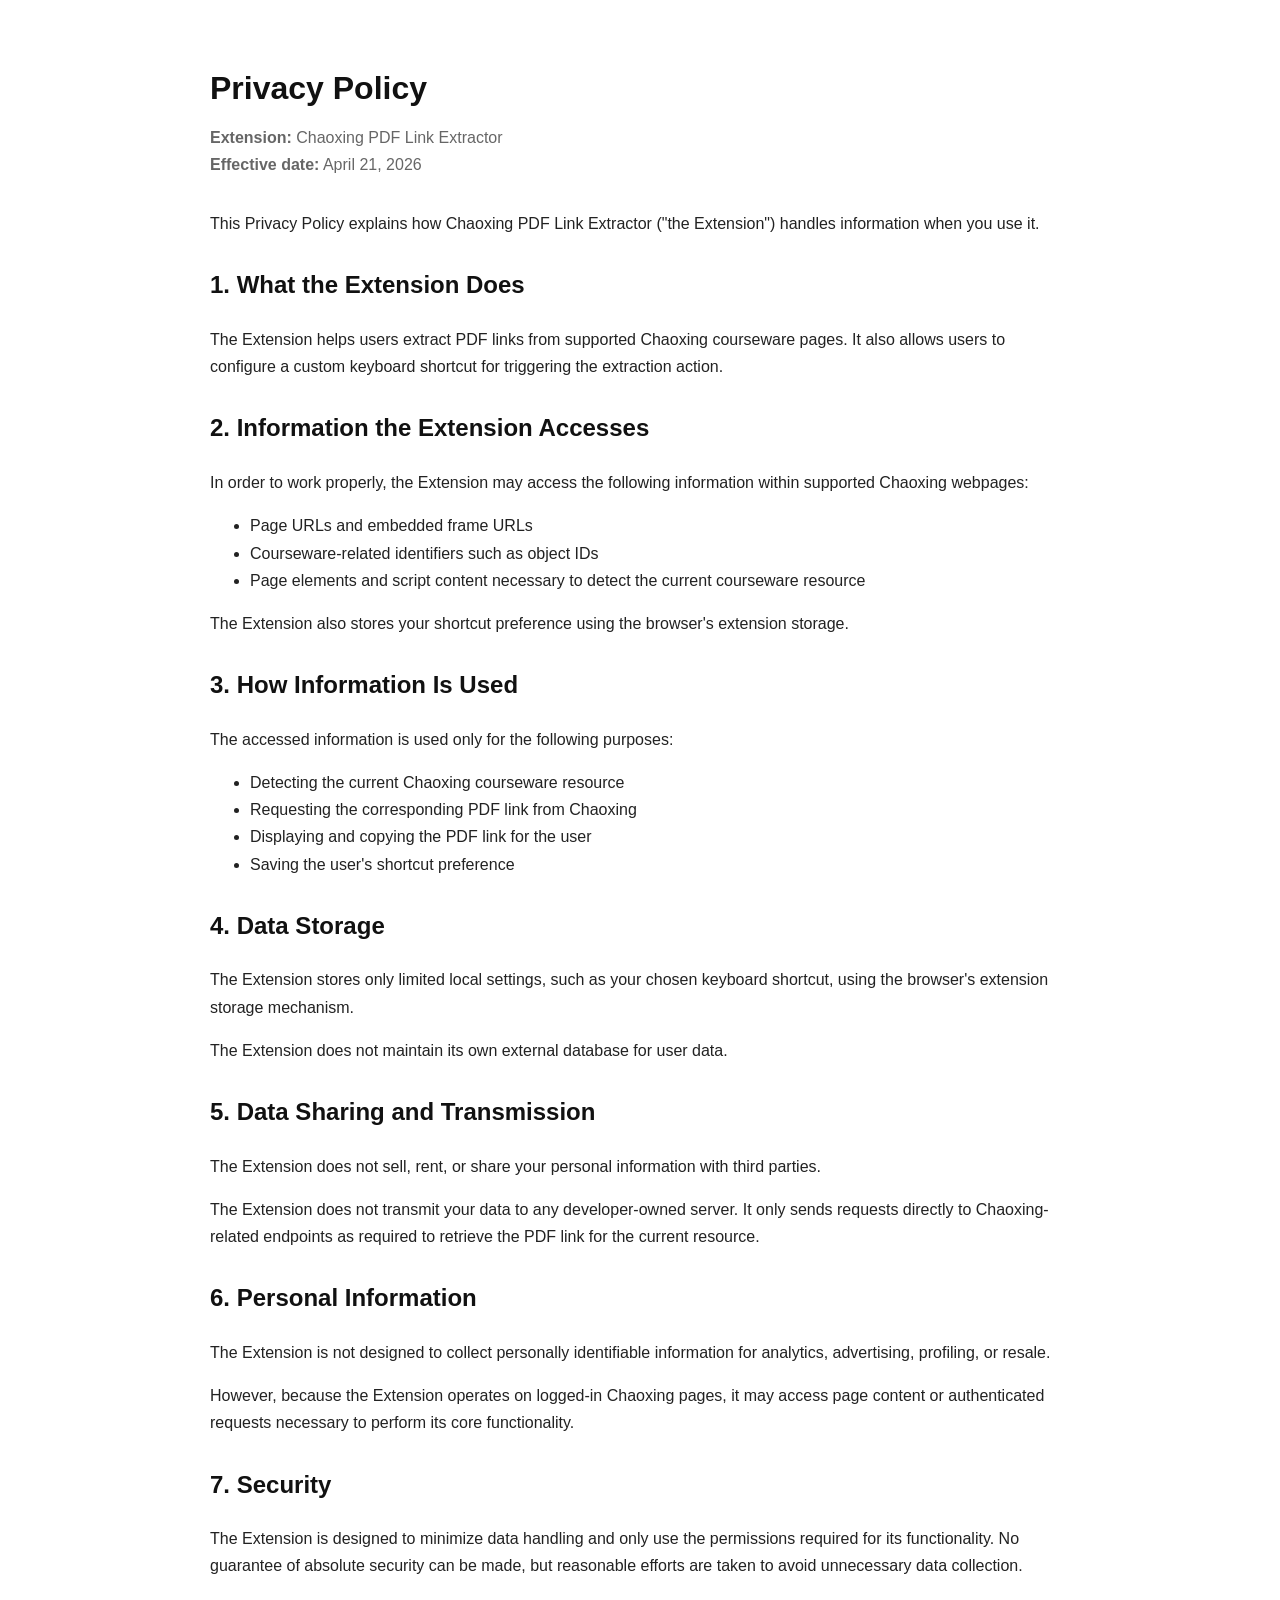
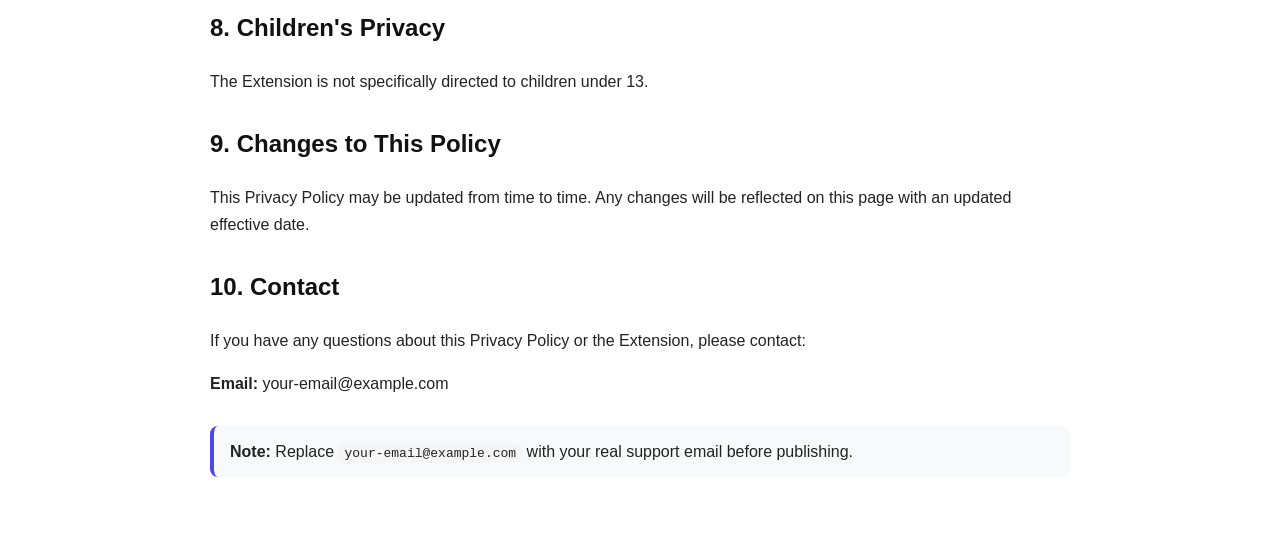
<file: docs/index.html>
<!DOCTYPE html>
<html lang="en">
<head>
  <meta charset="UTF-8">
  <meta http-equiv="refresh" content="0; url=privacy.html">
  <title>Chaoxing PDF Link Extractor</title>
</head>
<body>
  <p>Redirecting to <a href="privacy.html">Privacy Policy</a>...</p>
</body>
</html>
</file>
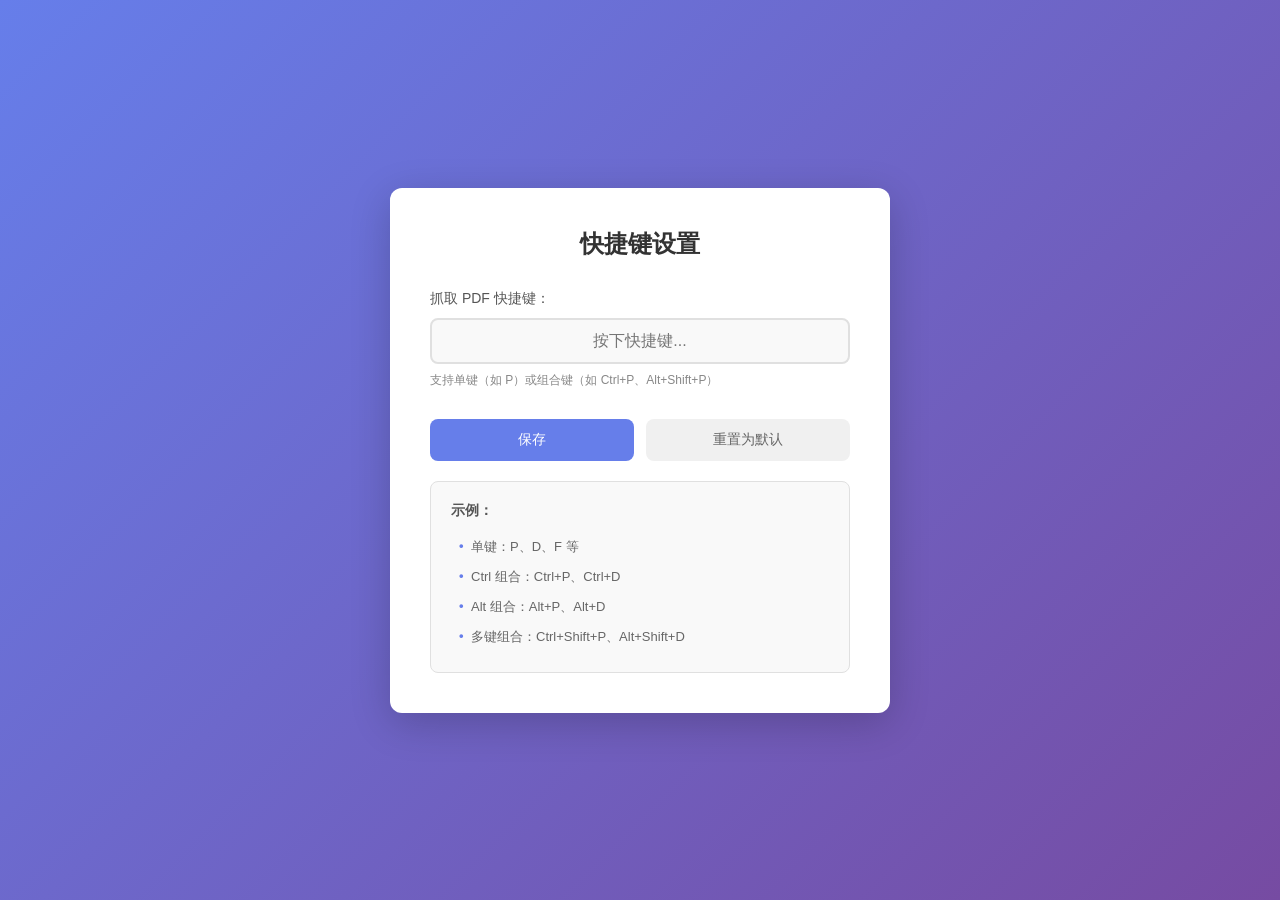
<file: options.html>
<!DOCTYPE html>
<html lang="zh-CN">
<head>
  <meta charset="UTF-8">
  <meta name="viewport" content="width=device-width, initial-scale=1.0">
  <title>快捷键设置 - Chaoxing PDF Extractor</title>
  <link rel="stylesheet" href="options.css">
</head>
<body>
  <div class="container">
    <h1>快捷键设置</h1>

    <div class="setting-group">
      <label for="hotkey-input">抓取 PDF 快捷键：</label>
      <input
        type="text"
        id="hotkey-input"
        placeholder="按下快捷键..."
        readonly
      >
      <div class="hint">
        支持单键（如 P）或组合键（如 Ctrl+P、Alt+Shift+P）
      </div>
    </div>

    <div class="button-group">
      <button id="save-btn" class="primary">保存</button>
      <button id="reset-btn">重置为默认</button>
    </div>

    <div id="status" class="status" hidden></div>

    <div class="examples">
      <h3>示例：</h3>
      <ul>
        <li>单键：P、D、F 等</li>
        <li>Ctrl 组合：Ctrl+P、Ctrl+D</li>
        <li>Alt 组合：Alt+P、Alt+D</li>
        <li>多键组合：Ctrl+Shift+P、Alt+Shift+D</li>
      </ul>
    </div>
  </div>
  <script src="options.js"></script>
</body>
</html>
</file>
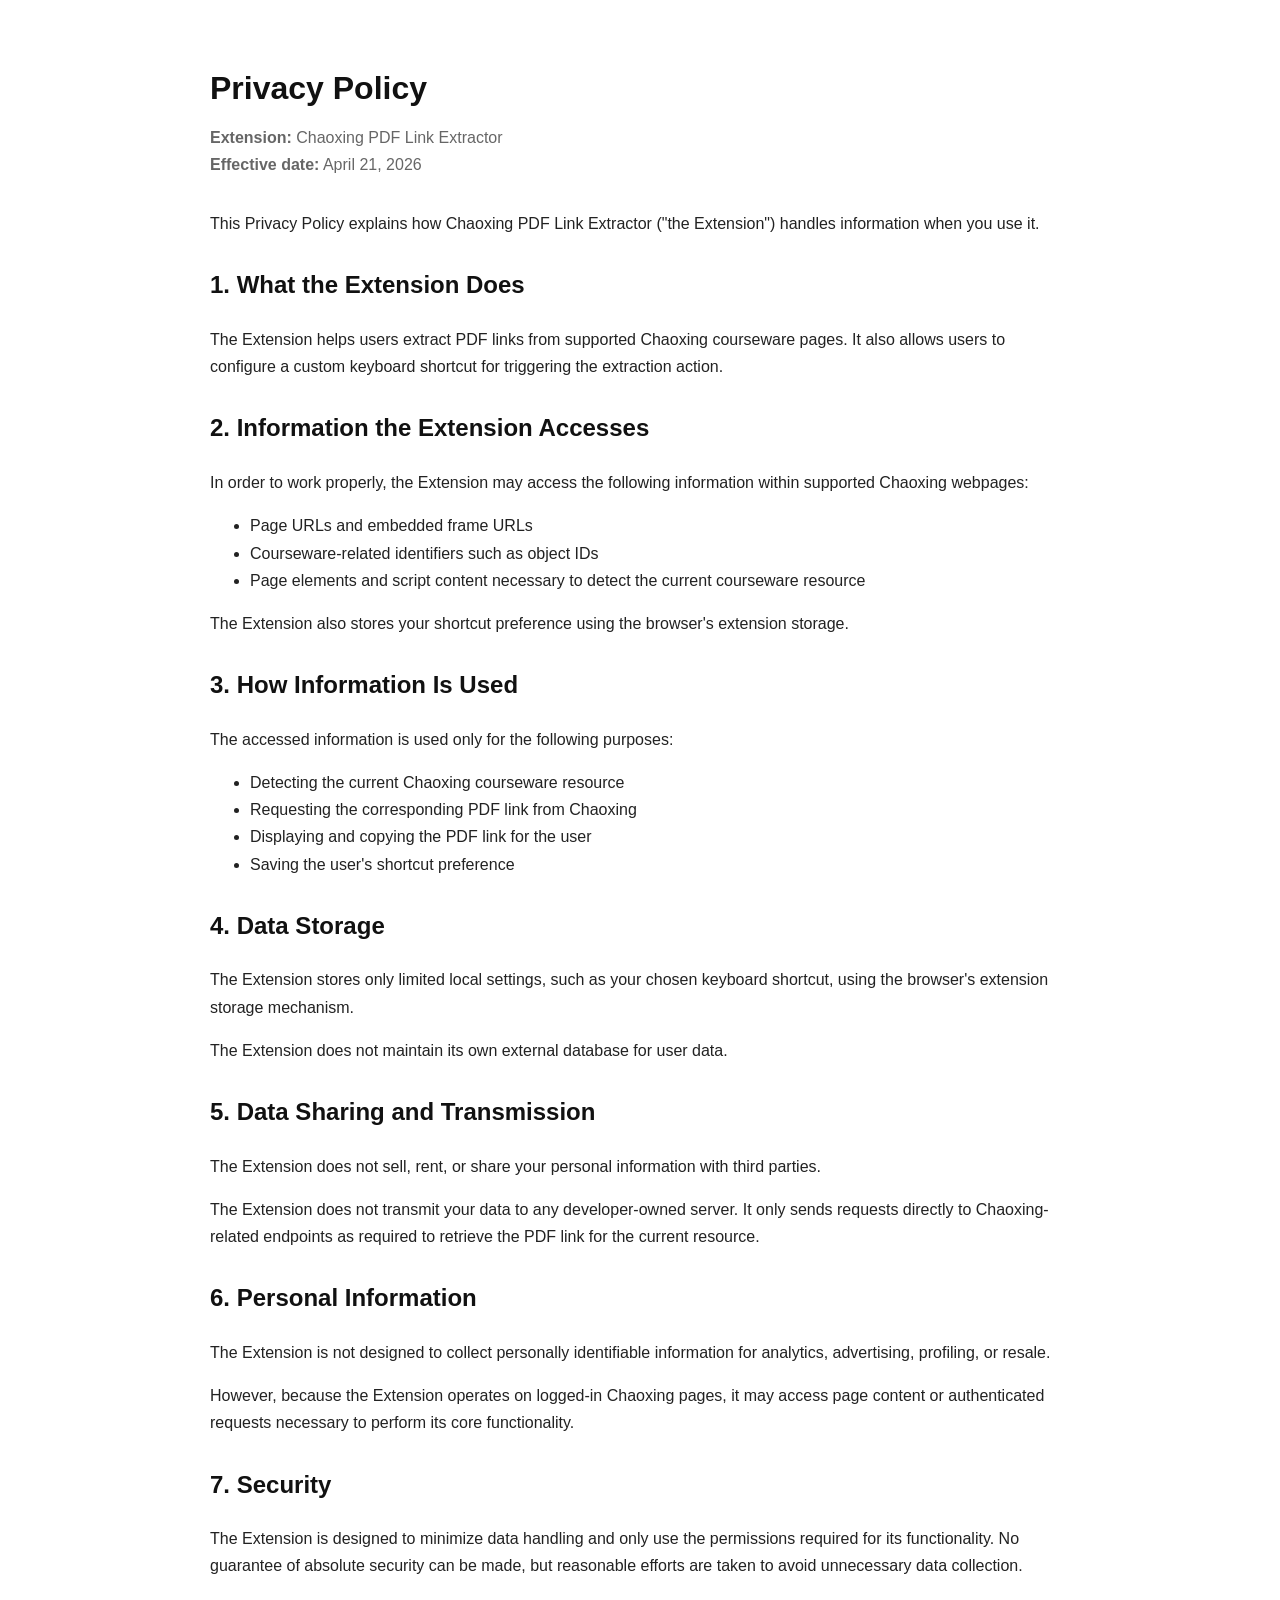
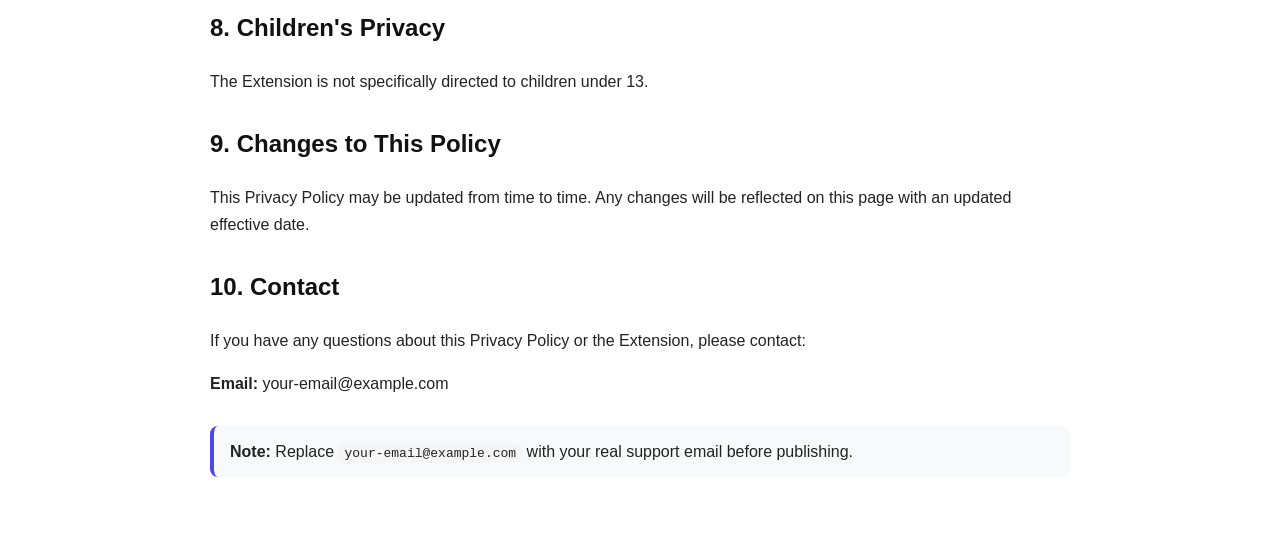
<file: docs/privacy.html>
<!DOCTYPE html>
<html lang="en">
<head>
  <meta charset="UTF-8" />
  <meta name="viewport" content="width=device-width, initial-scale=1.0" />
  <title>Privacy Policy - Chaoxing PDF Link Extractor</title>
  <style>
    body {
      font-family: -apple-system, BlinkMacSystemFont, "Segoe UI", Roboto, Arial, sans-serif;
      line-height: 1.7;
      color: #222;
      max-width: 860px;
      margin: 0 auto;
      padding: 40px 20px;
      background: #fff;
    }
    h1, h2 {
      color: #111;
    }
    h1 {
      font-size: 32px;
      margin-bottom: 8px;
    }
    .meta {
      color: #666;
      margin-bottom: 32px;
    }
    section {
      margin-bottom: 28px;
    }
    code {
      background: #f5f5f5;
      padding: 2px 6px;
      border-radius: 6px;
    }
    .note {
      background: #f8f9fb;
      border-left: 4px solid #4f46e5;
      padding: 12px 16px;
      border-radius: 8px;
    }
  </style>
</head>
<body>
  <h1>Privacy Policy</h1>
  <div class="meta">
    <strong>Extension:</strong> Chaoxing PDF Link Extractor<br />
    <strong>Effective date:</strong> April 21, 2026
  </div>

  <section>
    <p>
      This Privacy Policy explains how Chaoxing PDF Link Extractor ("the Extension")
      handles information when you use it.
    </p>
  </section>

  <section>
    <h2>1. What the Extension Does</h2>
    <p>
      The Extension helps users extract PDF links from supported Chaoxing courseware pages.
      It also allows users to configure a custom keyboard shortcut for triggering the extraction action.
    </p>
  </section>

  <section>
    <h2>2. Information the Extension Accesses</h2>
    <p>
      In order to work properly, the Extension may access the following information within supported Chaoxing webpages:
    </p>
    <ul>
      <li>Page URLs and embedded frame URLs</li>
      <li>Courseware-related identifiers such as object IDs</li>
      <li>Page elements and script content necessary to detect the current courseware resource</li>
    </ul>
    <p>
      The Extension also stores your shortcut preference using the browser's extension storage.
    </p>
  </section>

  <section>
    <h2>3. How Information Is Used</h2>
    <p>
      The accessed information is used only for the following purposes:
    </p>
    <ul>
      <li>Detecting the current Chaoxing courseware resource</li>
      <li>Requesting the corresponding PDF link from Chaoxing</li>
      <li>Displaying and copying the PDF link for the user</li>
      <li>Saving the user's shortcut preference</li>
    </ul>
  </section>

  <section>
    <h2>4. Data Storage</h2>
    <p>
      The Extension stores only limited local settings, such as your chosen keyboard shortcut,
      using the browser's extension storage mechanism.
    </p>
    <p>
      The Extension does not maintain its own external database for user data.
    </p>
  </section>

  <section>
    <h2>5. Data Sharing and Transmission</h2>
    <p>
      The Extension does not sell, rent, or share your personal information with third parties.
    </p>
    <p>
      The Extension does not transmit your data to any developer-owned server.
      It only sends requests directly to Chaoxing-related endpoints as required to retrieve the PDF link for the current resource.
    </p>
  </section>

  <section>
    <h2>6. Personal Information</h2>
    <p>
      The Extension is not designed to collect personally identifiable information for analytics,
      advertising, profiling, or resale.
    </p>
    <p>
      However, because the Extension operates on logged-in Chaoxing pages, it may access page content
      or authenticated requests necessary to perform its core functionality.
    </p>
  </section>

  <section>
    <h2>7. Security</h2>
    <p>
      The Extension is designed to minimize data handling and only use the permissions required for its functionality.
      No guarantee of absolute security can be made, but reasonable efforts are taken to avoid unnecessary data collection.
    </p>
  </section>

  <section>
    <h2>8. Children's Privacy</h2>
    <p>
      The Extension is not specifically directed to children under 13.
    </p>
  </section>

  <section>
    <h2>9. Changes to This Policy</h2>
    <p>
      This Privacy Policy may be updated from time to time. Any changes will be reflected on this page
      with an updated effective date.
    </p>
  </section>

  <section>
    <h2>10. Contact</h2>
    <p>
      If you have any questions about this Privacy Policy or the Extension, please contact:
    </p>
    <p>
      <strong>Email:</strong> your-email@example.com
    </p>
  </section>

  <section class="note">
    <strong>Note:</strong> Replace <code>your-email@example.com</code> with your real support email before publishing.
  </section>
</body>
</html>
</file>
<file: options.css>
* {
  margin: 0;
  padding: 0;
  box-sizing: border-box;
}

body {
  font-family: -apple-system, BlinkMacSystemFont, 'Segoe UI', 'Microsoft YaHei', sans-serif;
  background: linear-gradient(135deg, #667eea 0%, #764ba2 100%);
  min-height: 100vh;
  display: flex;
  align-items: center;
  justify-content: center;
  padding: 20px;
}

.container {
  background: white;
  border-radius: 12px;
  box-shadow: 0 10px 40px rgba(0, 0, 0, 0.2);
  padding: 40px;
  max-width: 500px;
  width: 100%;
}

h1 {
  color: #333;
  margin-bottom: 30px;
  font-size: 24px;
  text-align: center;
}

.setting-group {
  margin-bottom: 30px;
}

label {
  display: block;
  color: #555;
  font-weight: 500;
  margin-bottom: 10px;
  font-size: 14px;
}

#hotkey-input {
  width: 100%;
  padding: 12px 16px;
  border: 2px solid #e0e0e0;
  border-radius: 8px;
  font-size: 16px;
  transition: all 0.3s;
  background: #f9f9f9;
  cursor: pointer;
  text-align: center;
  font-weight: 500;
  color: #333;
}

#hotkey-input:focus {
  outline: none;
  border-color: #667eea;
  background: white;
  box-shadow: 0 0 0 3px rgba(102, 126, 234, 0.1);
}

.hint {
  margin-top: 8px;
  font-size: 12px;
  color: #888;
}

.button-group {
  display: flex;
  gap: 12px;
  margin-bottom: 20px;
}

button {
  flex: 1;
  padding: 12px 24px;
  border: none;
  border-radius: 8px;
  font-size: 14px;
  font-weight: 500;
  cursor: pointer;
  transition: all 0.3s;
}

button.primary {
  background: #667eea;
  color: white;
}

button.primary:hover {
  background: #5568d3;
  transform: translateY(-1px);
  box-shadow: 0 4px 12px rgba(102, 126, 234, 0.4);
}

button:not(.primary) {
  background: #f0f0f0;
  color: #666;
}

button:not(.primary):hover {
  background: #e0e0e0;
}

button:active {
  transform: translateY(0);
}

.status {
  padding: 12px;
  border-radius: 8px;
  text-align: center;
  font-size: 14px;
  margin-bottom: 20px;
  animation: fadeIn 0.3s;
}

.status.success {
  background: #d4edda;
  color: #155724;
  border: 1px solid #c3e6cb;
}

.status.error {
  background: #f8d7da;
  color: #721c24;
  border: 1px solid #f5c6cb;
}

@keyframes fadeIn {
  from {
    opacity: 0;
    transform: translateY(-10px);
  }
  to {
    opacity: 1;
    transform: translateY(0);
  }
}

.examples {
  background: #f9f9f9;
  padding: 20px;
  border-radius: 8px;
  border: 1px solid #e0e0e0;
}

.examples h3 {
  color: #555;
  font-size: 14px;
  margin-bottom: 12px;
}

.examples ul {
  list-style: none;
  padding-left: 0;
}

.examples li {
  color: #666;
  font-size: 13px;
  padding: 6px 0;
  padding-left: 20px;
  position: relative;
}

.examples li::before {
  content: '•';
  position: absolute;
  left: 8px;
  color: #667eea;
  font-weight: bold;
}
</file>
